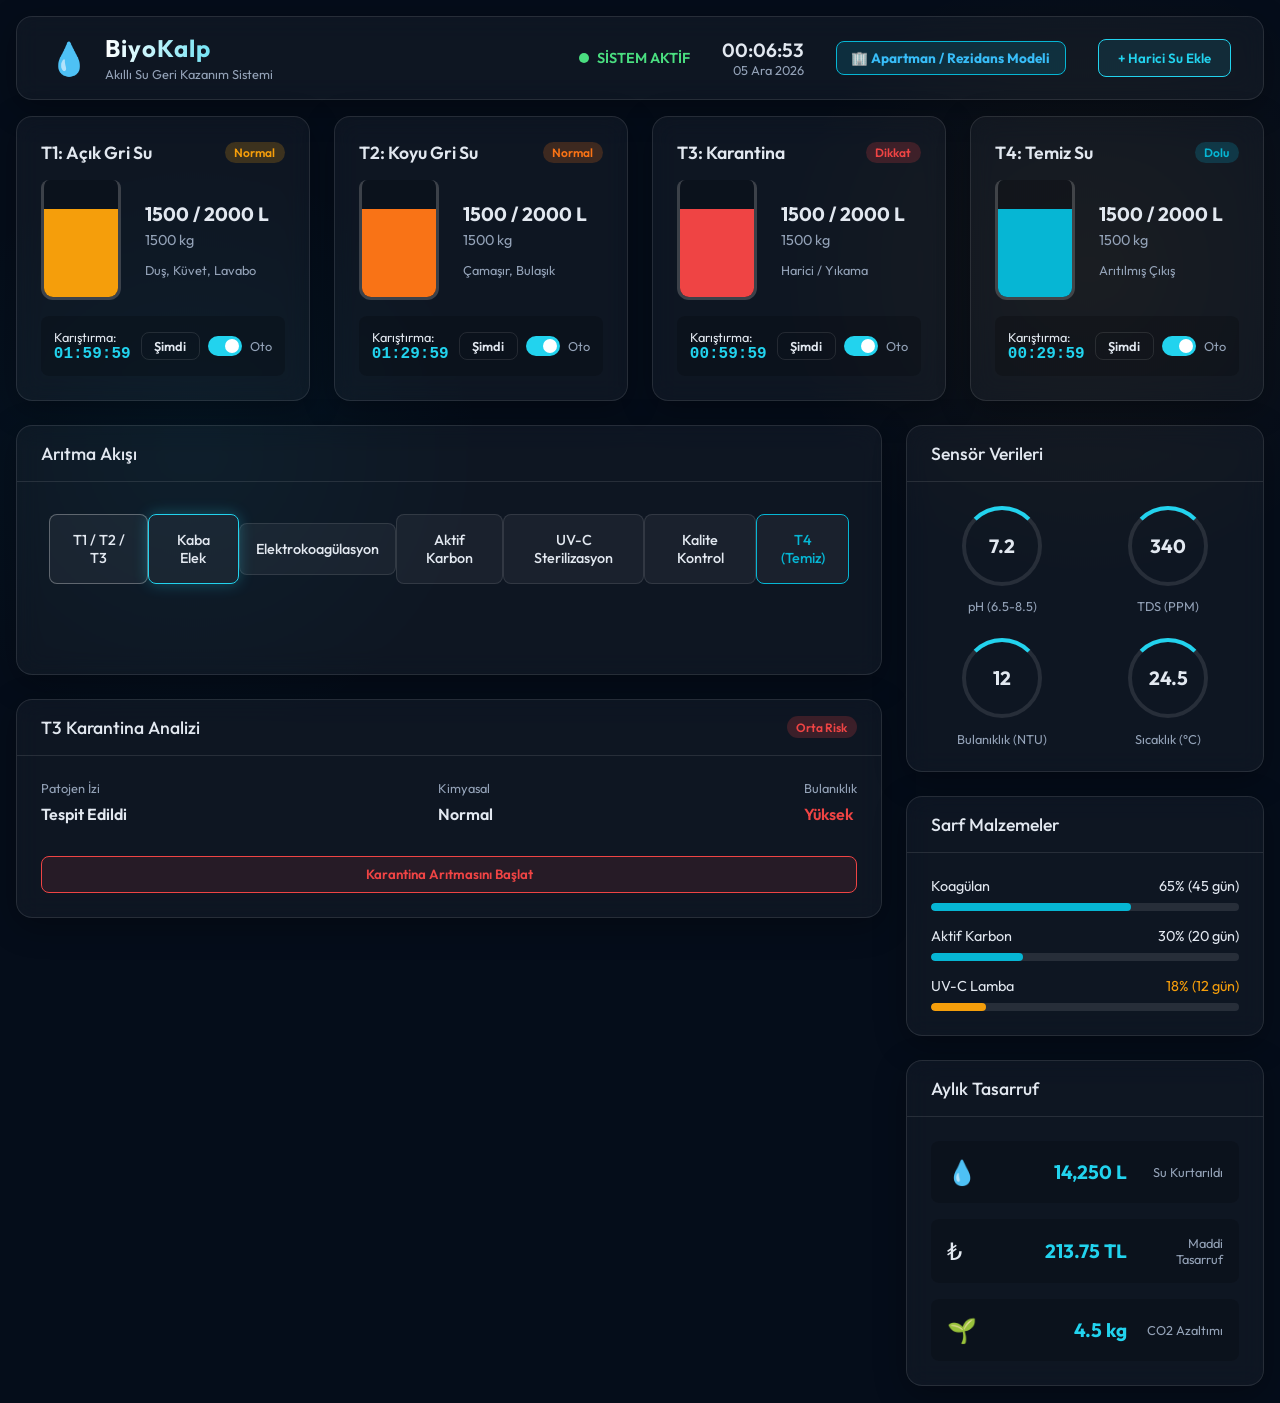
<file: index.html>
<!DOCTYPE html>
<html lang="tr">
<head>
    <meta charset="UTF-8">
    <meta name="viewport" content="width=device-width, initial-scale=1.0">
    <title>BiyoKalp | Akıllı Su Geri Kazanım</title>
    <link rel="preconnect" href="https://fonts.googleapis.com">
    <link rel="preconnect" href="https://fonts.gstatic.com" crossorigin>
    <link href="https://fonts.googleapis.com/css2?family=Outfit:wght@300;400;500;600;700&display=swap" rel="stylesheet">
    <link rel="stylesheet" href="style.css">
</head>
<body>
    <header class="glass-panel">
        <div class="logo-area">
            <div class="heartbeat-icon">💧</div>
            <div class="logo-text">
                <h1>BiyoKalp</h1>
                <span>Akıllı Su Geri Kazanım Sistemi</span>
            </div>
        </div>
        
        <div class="header-right">
            <div class="system-status pulse-active">
                <span class="status-dot"></span>
                <span>SİSTEM AKTİF</span>
            </div>
            <div class="datetime">
                <span id="current-time">00:00:00</span>
                <span id="current-date">01 Jan 2026</span>
            </div>
            <a href="apartman.html" style="color:#38bdf8; text-decoration:none; font-size:0.85rem; font-weight:700; background:rgba(6,182,212,0.15); border:1px solid #06b6d4; padding:0.45rem 0.9rem; border-radius:8px; display:inline-flex; align-items:center; gap:0.4rem;">🏢 Apartman / Rezidans Modeli</a>
            <button class="btn btn-primary" onclick="openModal()">+ Harici Su Ekle</button>
        </div>
    </header>

    <main class="dashboard-grid">
        <!-- Tanks Section -->
        <section class="tanks-container">
            <!-- T1 -->
            <div class="tank-card glass-panel" id="tank-1">
                <div class="tank-header">
                    <h3>T1: Açık Gri Su</h3>
                    <span class="badge badge-amber" id="t1-status">Normal</span>
                </div>
                <div class="tank-visual">
                    <div class="tank-outline">
                        <div class="water-level bg-amber" id="t1-level" style="height: 75%;">
                            <div class="wave"></div>
                            <div class="wave"></div>
                        </div>
                    </div>
                    <div class="tank-stats">
                        <div class="stat-value"><span id="t1-vol">1500</span> / 2000 L</div>
                        <div class="stat-weight"><span id="t1-weight">1500</span> kg</div>
                        <div class="stat-desc">Duş, Küvet, Lavabo</div>
                    </div>
                </div>
                <div class="mix-control">
                    <div class="mix-info">
                        <span>Karıştırma:</span>
                        <span class="countdown" id="t1-timer">02:00:00</span>
                    </div>
                    <div class="mix-actions">
                        <button class="btn btn-sm btn-outline" onclick="mixTank(1)">Şimdi</button>
                        <label class="switch">
                            <input type="checkbox" id="t1-auto" onchange="toggleAutoMix(1)" checked>
                            <span class="slider round"></span>
                        </label>
                        <span class="auto-label">Oto</span>
                    </div>
                </div>
            </div>

            <!-- T2 -->
            <div class="tank-card glass-panel" id="tank-2">
                <div class="tank-header">
                    <h3>T2: Koyu Gri Su</h3>
                    <span class="badge badge-orange" id="t2-status">Normal</span>
                </div>
                <div class="tank-visual">
                    <div class="tank-outline">
                        <div class="water-level bg-orange" id="t2-level" style="height: 75%;">
                            <div class="wave"></div>
                            <div class="wave"></div>
                        </div>
                    </div>
                    <div class="tank-stats">
                        <div class="stat-value"><span id="t2-vol">1500</span> / 2000 L</div>
                        <div class="stat-weight"><span id="t2-weight">1500</span> kg</div>
                        <div class="stat-desc">Çamaşır, Bulaşık</div>
                    </div>
                </div>
                <div class="mix-control">
                    <div class="mix-info">
                        <span>Karıştırma:</span>
                        <span class="countdown" id="t2-timer">02:00:00</span>
                    </div>
                    <div class="mix-actions">
                        <button class="btn btn-sm btn-outline" onclick="mixTank(2)">Şimdi</button>
                        <label class="switch">
                            <input type="checkbox" id="t2-auto" onchange="toggleAutoMix(2)" checked>
                            <span class="slider round"></span>
                        </label>
                        <span class="auto-label">Oto</span>
                    </div>
                </div>
            </div>

            <!-- T3 -->
            <div class="tank-card glass-panel" id="tank-3">
                <div class="tank-header">
                    <h3>T3: Karantina</h3>
                    <span class="badge badge-red" id="t3-status">Dikkat</span>
                </div>
                <div class="tank-visual">
                    <div class="tank-outline">
                        <div class="water-level bg-red" id="t3-level" style="height: 75%;">
                            <div class="wave"></div>
                            <div class="wave"></div>
                        </div>
                    </div>
                    <div class="tank-stats">
                        <div class="stat-value"><span id="t3-vol">1500</span> / 2000 L</div>
                        <div class="stat-weight"><span id="t3-weight">1500</span> kg</div>
                        <div class="stat-desc">Harici / Yıkama</div>
                    </div>
                </div>
                <div class="mix-control">
                    <div class="mix-info">
                        <span>Karıştırma:</span>
                        <span class="countdown" id="t3-timer">02:00:00</span>
                    </div>
                    <div class="mix-actions">
                        <button class="btn btn-sm btn-outline" onclick="mixTank(3)">Şimdi</button>
                        <label class="switch">
                            <input type="checkbox" id="t3-auto" onchange="toggleAutoMix(3)" checked>
                            <span class="slider round"></span>
                        </label>
                        <span class="auto-label">Oto</span>
                    </div>
                </div>
            </div>

            <!-- T4 -->
            <div class="tank-card glass-panel" id="tank-4">
                <div class="tank-header">
                    <h3>T4: Temiz Su</h3>
                    <span class="badge badge-cyan" id="t4-status">Dolu</span>
                </div>
                <div class="tank-visual">
                    <div class="tank-outline">
                        <div class="water-level bg-cyan" id="t4-level" style="height: 75%;">
                            <div class="wave"></div>
                            <div class="wave"></div>
                        </div>
                    </div>
                    <div class="tank-stats">
                        <div class="stat-value"><span id="t4-vol">1500</span> / 2000 L</div>
                        <div class="stat-weight"><span id="t4-weight">1500</span> kg</div>
                        <div class="stat-desc">Arıtılmış Çıkış</div>
                    </div>
                </div>
                <div class="mix-control">
                    <div class="mix-info">
                        <span>Karıştırma:</span>
                        <span class="countdown" id="t4-timer">02:00:00</span>
                    </div>
                    <div class="mix-actions">
                        <button class="btn btn-sm btn-outline" onclick="mixTank(4)">Şimdi</button>
                        <label class="switch">
                            <input type="checkbox" id="t4-auto" onchange="toggleAutoMix(4)" checked>
                            <span class="slider round"></span>
                        </label>
                        <span class="auto-label">Oto</span>
                    </div>
                </div>
            </div>
        </section>

        <!-- Main Dashboard Body -->
        <div class="dashboard-main-columns">
            
            <!-- Left Column: Flow & Quarantine -->
            <div class="col-left">
                <!-- Flow Diagram -->
                <section class="glass-panel flow-diagram">
                    <div class="panel-header">
                        <h2>Arıtma Akışı</h2>
                    </div>
                    <div class="flow-container">
                        <div class="flow-nodes">
                            <div class="node-source">T1 / T2 / T3</div>
                            <div class="pipe pipe-h"><div class="particles"></div></div>
                            <div class="node process active">Kaba Elek</div>
                            <div class="pipe pipe-h"><div class="particles"></div></div>
                            <div class="node process">Elektrokoagülasyon</div>
                            <div class="pipe pipe-h"><div class="particles"></div></div>
                            <div class="node process">Aktif Karbon</div>
                            <div class="pipe pipe-h"><div class="particles"></div></div>
                            <div class="node process">UV-C Sterilizasyon</div>
                            <div class="pipe pipe-h"><div class="particles"></div></div>
                            <div class="node process">Kalite Kontrol</div>
                            <div class="pipe pipe-h"><div class="particles"></div></div>
                            <div class="node-dest">T4 (Temiz)</div>
                        </div>
                    </div>
                </section>

                <!-- Quarantine Panel -->
                <section class="glass-panel quarantine-panel">
                    <div class="panel-header">
                        <h2>T3 Karantina Analizi</h2>
                        <span class="badge badge-red">Orta Risk</span>
                    </div>
                    <div class="quarantine-content">
                        <div class="q-stats">
                            <div class="q-stat">
                                <span class="label">Patojen İzi</span>
                                <span class="val">Tespit Edildi</span>
                            </div>
                            <div class="q-stat">
                                <span class="label">Kimyasal</span>
                                <span class="val">Normal</span>
                            </div>
                            <div class="q-stat">
                                <span class="label">Bulanıklık</span>
                                <span class="val high">Yüksek</span>
                            </div>
                        </div>
                        <button class="btn btn-danger btn-block" onclick="startQuarantinePurify()">Karantina Arıtmasını Başlat</button>
                    </div>
                </section>
            </div>

            <!-- Right Column: Sensors, Cartridges, Savings -->
            <div class="col-right">
                <!-- Sensors -->
                <section class="glass-panel sensors-panel">
                    <div class="panel-header">
                        <h2>Sensör Verileri</h2>
                    </div>
                    <div class="sensor-grid">
                        <div class="sensor-item">
                            <div class="sensor-circle" id="ph-circle">
                                <div class="sensor-val" id="val-ph">7.2</div>
                            </div>
                            <div class="sensor-label">pH (6.5-8.5)</div>
                        </div>
                        <div class="sensor-item">
                            <div class="sensor-circle" id="tds-circle">
                                <div class="sensor-val" id="val-tds">340</div>
                            </div>
                            <div class="sensor-label">TDS (PPM)</div>
                        </div>
                        <div class="sensor-item">
                            <div class="sensor-circle" id="turb-circle">
                                <div class="sensor-val" id="val-turb">12</div>
                            </div>
                            <div class="sensor-label">Bulanıklık (NTU)</div>
                        </div>
                        <div class="sensor-item">
                            <div class="sensor-circle" id="temp-circle">
                                <div class="sensor-val" id="val-temp">24.5</div>
                            </div>
                            <div class="sensor-label">Sıcaklık (°C)</div>
                        </div>
                    </div>
                </section>

                <!-- Cartridges -->
                <section class="glass-panel cartridge-panel">
                    <div class="panel-header">
                        <h2>Sarf Malzemeler</h2>
                    </div>
                    <div class="cartridge-list">
                        <div class="cartridge-item">
                            <div class="cart-info">
                                <span>Koagülan</span>
                                <span id="cart-1-val">65% (45 gün)</span>
                            </div>
                            <div class="progress-bg"><div class="progress-fill bg-cyan" style="width: 65%;"></div></div>
                        </div>
                        <div class="cartridge-item">
                            <div class="cart-info">
                                <span>Aktif Karbon</span>
                                <span id="cart-2-val">30% (20 gün)</span>
                            </div>
                            <div class="progress-bg"><div class="progress-fill bg-cyan" style="width: 30%;"></div></div>
                        </div>
                        <div class="cartridge-item">
                            <div class="cart-info">
                                <span>UV-C Lamba</span>
                                <span id="cart-3-val" class="text-amber">18% (12 gün)</span>
                            </div>
                            <div class="progress-bg"><div class="progress-fill bg-amber" style="width: 18%;"></div></div>
                        </div>
                    </div>
                </section>

                <!-- Savings -->
                <section class="glass-panel savings-panel">
                    <div class="panel-header">
                        <h2>Aylık Tasarruf</h2>
                    </div>
                    <div class="savings-grid">
                        <div class="saving-item">
                            <div class="icon">💧</div>
                            <div class="val" id="save-water">14,250 L</div>
                            <div class="label">Su Kurtarıldı</div>
                        </div>
                        <div class="saving-item">
                            <div class="icon">₺</div>
                            <div class="val" id="save-money">213.75 TL</div>
                            <div class="label">Maddi Tasarruf</div>
                        </div>
                        <div class="saving-item">
                            <div class="icon">🌱</div>
                            <div class="val" id="save-co2">4.5 kg</div>
                            <div class="label">CO2 Azaltımı</div>
                        </div>
                    </div>
                </section>
            </div>
        </div>
    </main>

    <!-- Modal -->
    <div class="modal-overlay" id="add-water-modal">
        <div class="modal-content glass-panel">
            <div class="modal-header">
                <h2>Harici Su Ekle</h2>
                <button class="close-btn" onclick="closeModal()">×</button>
            </div>
            <div class="modal-body">
                <div class="form-group">
                    <label>Su Kaynağı</label>
                    <input type="text" placeholder="Örn: Araba yıkama suyu, yağmur suyu..." class="form-control">
                </div>
                <div class="form-group">
                    <label>Tahmini Hacim (Litre)</label>
                    <input type="number" placeholder="0" class="form-control">
                </div>
                <div class="alert alert-warning">
                    ⚠️ Dikkat: Harici sular yüksek kirletici riski taşıdığından doğrudan T3 (Karantina) tankına alınacaktır.
                </div>
            </div>
            <div class="modal-footer">
                <button class="btn btn-outline" onclick="closeModal()">İptal</button>
                <button class="btn btn-primary" onclick="submitWater()">Karantina Tankına Gönder</button>
            </div>
        </div>
    </div>

    <div id="toast-container"></div>

    <script src="app.js"></script>
</body>
</html>
</file>
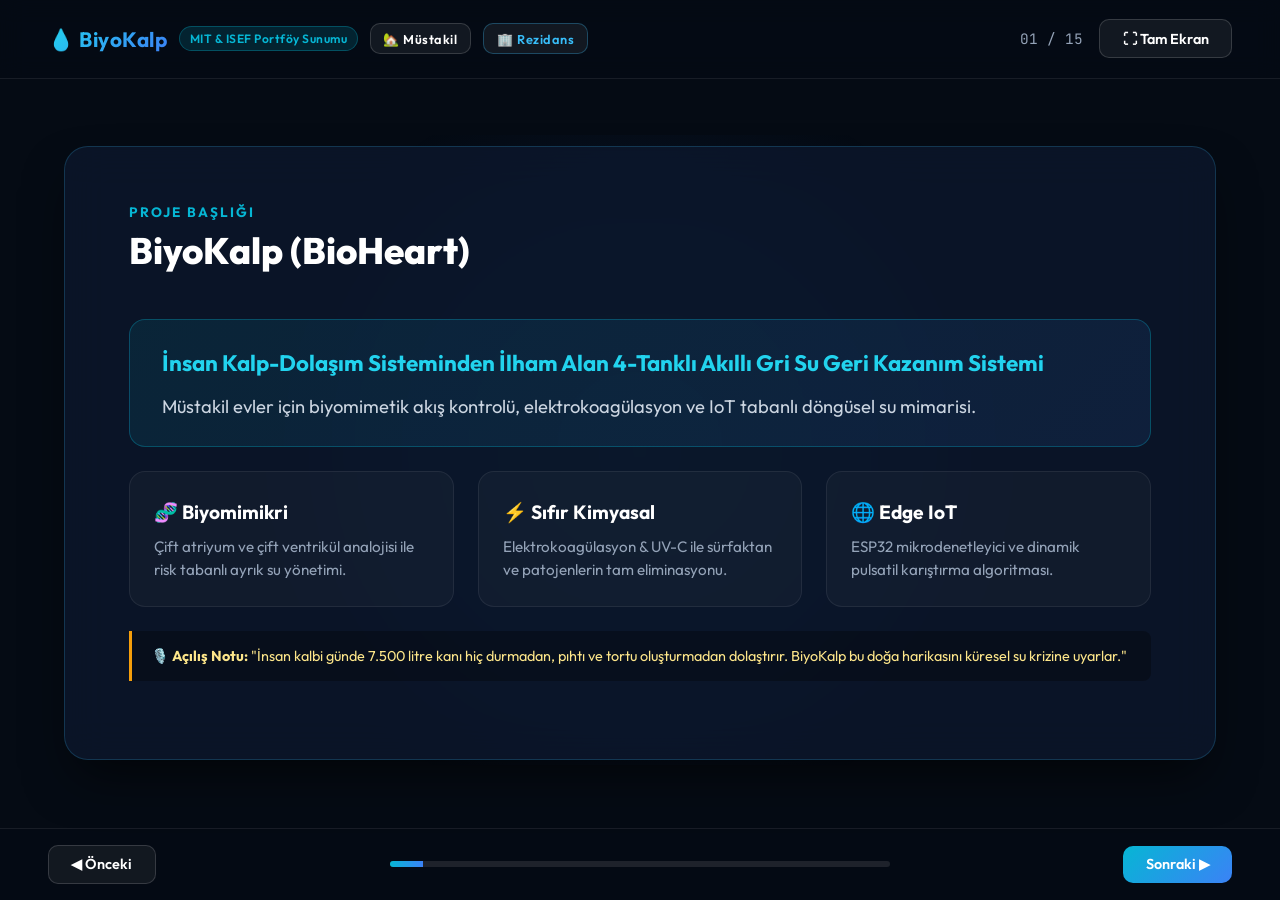
<file: sunum/index.html>
<!DOCTYPE html>
<html lang="tr">
<head>
  <meta charset="UTF-8">
  <meta name="viewport" content="width=device-width, initial-scale=1.0">
  <title>BiyoKalp — Akademik ve Jüri Sunumu</title>
  <link rel="preconnect" href="https://fonts.googleapis.com">
  <link rel="preconnect" href="https://fonts.gstatic.com" crossorigin>
  <link href="https://fonts.googleapis.com/css2?family=Outfit:wght@300;400;600;700;900&family=JetBrains+Mono:wght@400;600&display=swap" rel="stylesheet">
  <style>
    :root {
      --bg: #050b14;
      --card-bg: rgba(13, 25, 48, 0.7);
      --border: rgba(56, 189, 248, 0.2);
      --primary: #06b6d4;
      --accent: #3b82f6;
      --amber: #f59e0b;
      --orange: #f97316;
      --red: #ef4444;
      --green: #10b981;
      --text: #f1f5f9;
      --muted: #94a3b8;
    }

    * {
      box-sizing: border-box;
      margin: 0;
      padding: 0;
    }

    body {
      font-family: 'Outfit', sans-serif;
      background-color: var(--bg);
      color: var(--text);
      overflow: hidden;
      height: 100vh;
      display: flex;
      flex-direction: column;
      user-select: none;
    }

    /* Ambient Background Effect */
    .ambient-glow {
      position: fixed;
      top: 50%;
      left: 50%;
      transform: translate(-50%, -50%);
      width: 70vw;
      height: 70vh;
      background: radial-gradient(circle, rgba(6, 182, 212, 0.08) 0%, rgba(59, 130, 246, 0.04) 50%, transparent 70%);
      z-index: 0;
      pointer-events: none;
    }

    /* Top Nav */
    header {
      position: relative;
      z-index: 10;
      display: flex;
      justify-content: space-between;
      align-items: center;
      padding: 1.2rem 3rem;
      border-bottom: 1px solid rgba(255, 255, 255, 0.08);
      background: rgba(5, 11, 20, 0.85);
      backdrop-filter: blur(12px);
    }

    .brand {
      display: flex;
      align-items: center;
      gap: 0.75rem;
      font-weight: 700;
      font-size: 1.3rem;
      letter-spacing: 0.5px;
    }

    .brand span {
      background: linear-gradient(135deg, #22d3ee, #3b82f6);
      -webkit-background-clip: text;
      -webkit-text-fill-color: transparent;
    }

    .badge {
      font-size: 0.75rem;
      padding: 0.25rem 0.6rem;
      border-radius: 9999px;
      background: rgba(6, 182, 212, 0.15);
      color: var(--primary);
      border: 1px solid rgba(6, 182, 212, 0.3);
      font-weight: 600;
    }

    .controls-top {
      display: flex;
      align-items: center;
      gap: 1rem;
    }

    .slide-counter {
      font-family: 'JetBrains Mono', monospace;
      font-size: 0.9rem;
      color: var(--muted);
    }

    /* Slide Deck Container */
    .deck-container {
      position: relative;
      z-index: 1;
      flex: 1;
      display: flex;
      align-items: center;
      justify-content: center;
      padding: 2rem 4rem;
    }

    .slide {
      position: absolute;
      width: 90%;
      max-width: 1200px;
      height: 82%;
      background: var(--card-bg);
      border: 1px solid var(--border);
      border-radius: 24px;
      padding: 3.5rem 4rem;
      backdrop-filter: blur(20px);
      box-shadow: 0 25px 50px -12px rgba(0, 0, 0, 0.6);
      display: flex;
      flex-direction: column;
      justify-content: space-between;
      opacity: 0;
      transform: translateY(20px) scale(0.98);
      pointer-events: none;
      transition: all 0.45s cubic-bezier(0.16, 1, 0.3, 1);
    }

    .slide.active {
      opacity: 1;
      transform: translateY(0) scale(1);
      pointer-events: all;
    }

    .slide-header {
      margin-bottom: 1.5rem;
    }

    .slide-tag {
      font-size: 0.85rem;
      text-transform: uppercase;
      letter-spacing: 2px;
      color: var(--primary);
      font-weight: 700;
      margin-bottom: 0.5rem;
    }

    .slide-title {
      font-size: 2.3rem;
      font-weight: 800;
      line-height: 1.2;
      color: #fff;
    }

    .slide-content {
      flex: 1;
      display: flex;
      flex-direction: column;
      justify-content: center;
      gap: 1.5rem;
      font-size: 1.15rem;
      line-height: 1.7;
      color: #cbd5e1;
    }

    /* Grid Layouts inside slides */
    .grid-2 {
      display: grid;
      grid-template-columns: 1fr 1fr;
      gap: 2rem;
    }

    .grid-3 {
      display: grid;
      grid-template-columns: repeat(3, 1fr);
      gap: 1.5rem;
    }

    .grid-4 {
      display: grid;
      grid-template-columns: repeat(4, 1fr);
      gap: 1.2rem;
    }

    .card {
      background: rgba(255, 255, 255, 0.03);
      border: 1px solid rgba(255, 255, 255, 0.07);
      border-radius: 16px;
      padding: 1.5rem;
      transition: transform 0.2s, border-color 0.2s;
    }

    .card:hover {
      border-color: var(--primary);
      transform: translateY(-3px);
    }

    .card h4 {
      color: #fff;
      font-size: 1.2rem;
      margin-bottom: 0.5rem;
      display: flex;
      align-items: center;
      gap: 0.5rem;
    }

    .card p {
      font-size: 0.95rem;
      color: var(--muted);
      line-height: 1.5;
    }

    .highlight-box {
      background: linear-gradient(135deg, rgba(6, 182, 212, 0.1), rgba(59, 130, 246, 0.1));
      border: 1px solid rgba(6, 182, 212, 0.3);
      border-radius: 16px;
      padding: 1.5rem 2rem;
    }

    table {
      width: 100%;
      border-collapse: collapse;
      font-size: 0.95rem;
    }

    th, td {
      padding: 0.8rem 1rem;
      text-align: left;
      border-bottom: 1px solid rgba(255, 255, 255, 0.08);
    }

    th {
      color: var(--primary);
      font-weight: 600;
      text-transform: uppercase;
      font-size: 0.8rem;
      letter-spacing: 1px;
    }

    .speaker-note {
      background: rgba(0, 0, 0, 0.3);
      border-left: 3px solid var(--amber);
      padding: 0.8rem 1.2rem;
      border-radius: 0 8px 8px 0;
      font-size: 0.9rem;
      color: #fde68a;
    }

    /* Bottom Navigation Bar */
    footer {
      position: relative;
      z-index: 10;
      display: flex;
      justify-content: space-between;
      align-items: center;
      padding: 1rem 3rem;
      background: rgba(5, 11, 20, 0.9);
      border-top: 1px solid rgba(255, 255, 255, 0.08);
    }

    .progress-bar-container {
      flex: 1;
      max-width: 500px;
      height: 6px;
      background: rgba(255, 255, 255, 0.1);
      border-radius: 9999px;
      overflow: hidden;
      margin: 0 2rem;
    }

    .progress-bar {
      height: 100%;
      width: 0%;
      background: linear-gradient(90deg, #06b6d4, #3b82f6);
      transition: width 0.3s ease;
    }

    .btn {
      background: rgba(255, 255, 255, 0.06);
      border: 1px solid rgba(255, 255, 255, 0.15);
      color: #fff;
      padding: 0.6rem 1.4rem;
      border-radius: 10px;
      font-weight: 600;
      font-size: 0.9rem;
      cursor: pointer;
      display: inline-flex;
      align-items: center;
      gap: 0.5rem;
      transition: all 0.2s;
      font-family: 'Outfit', sans-serif;
    }

    .btn:hover {
      background: rgba(6, 182, 212, 0.2);
      border-color: var(--primary);
    }

    .btn-primary {
      background: linear-gradient(135deg, #06b6d4, #3b82f6);
      border: none;
    }

    .btn-primary:hover {
      box-shadow: 0 0 15px rgba(6, 182, 212, 0.4);
    }
  </style>
</head>
<body>

  <div class="ambient-glow"></div>

  <!-- Header -->
  <header>
    <div class="brand">
      <span>💧 BiyoKalp</span>
      <div class="badge">MIT & ISEF Portföy Sunumu</div>
      <a href="../index.html" class="btn" style="text-decoration:none; padding:0.4rem 0.8rem; font-size:0.8rem;">🏡 Müstakil</a>
      <a href="../apartman.html" class="btn" style="text-decoration:none; padding:0.4rem 0.8rem; font-size:0.8rem; color:#38bdf8; border-color:rgba(56,189,248,0.3);">🏢 Rezidans</a>
    </div>
    <div class="controls-top">
      <div class="slide-counter" id="slideNum">01 / 15</div>
      <button class="btn" onclick="toggleFullscreen()">⛶ Tam Ekran</button>
    </div>
  </header>

  <!-- Slide Deck -->
  <div class="deck-container">

    <!-- SLIDE 1 -->
    <div class="slide active">
      <div class="slide-header">
        <div class="slide-tag">Proje Başlığı</div>
        <h1 class="slide-title">BiyoKalp (BioHeart)</h1>
      </div>
      <div class="slide-content">
        <div class="highlight-box">
          <h3 style="color:#22d3ee; margin-bottom:0.5rem; font-size:1.4rem;">İnsan Kalp-Dolaşım Sisteminden İlham Alan 4-Tanklı Akıllı Gri Su Geri Kazanım Sistemi</h3>
          <p>Müstakil evler için biyomimetik akış kontrolü, elektrokoagülasyon ve IoT tabanlı döngüsel su mimarisi.</p>
        </div>
        <div class="grid-3">
          <div class="card">
            <h4>🧬 Biyomimikri</h4>
            <p>Çift atriyum ve çift ventrikül analojisi ile risk tabanlı ayrık su yönetimi.</p>
          </div>
          <div class="card">
            <h4>⚡ Sıfır Kimyasal</h4>
            <p>Elektrokoagülasyon & UV-C ile sürfaktan ve patojenlerin tam eliminasyonu.</p>
          </div>
          <div class="card">
            <h4>🌐 Edge IoT</h4>
            <p>ESP32 mikrodenetleyici ve dinamik pulsatil karıştırma algoritması.</p>
          </div>
        </div>
        <div class="speaker-note">
          🎙️ <strong>Açılış Notu:</strong> "İnsan kalbi günde 7.500 litre kanı hiç durmadan, pıhtı ve tortu oluşturmadan dolaştırır. BiyoKalp bu doğa harikasını küresel su krizine uyarlar."
        </div>
      </div>
    </div>

    <!-- SLIDE 2 -->
    <div class="slide">
      <div class="slide-header">
        <div class="slide-tag">Problem Tanımı</div>
        <h2 class="slide-title">Sessiz Küresel Kriz: Evsel Su İsrafı</h2>
      </div>
      <div class="slide-content">
        <div class="grid-2">
          <div class="card">
            <h4 style="color:#ef4444;">📊 Küresel & Ulusal Veriler</h4>
            <p>• BM Raporu: 2030 yılına kadar küresel tatlı su talebi arzı <strong>%40</strong> aşacak.<br>
            • Müstakil evlerde tüketilen suyun <strong>%65'i</strong> içme kalitesi gerektirmeyen işlerde (sifon, bahçe, temizlik) heba ediliyor.<br>
            • Türkiye kişi başı su potansiyelinde su stresi yaşayan ülke kategorisinde.</p>
          </div>
          <div class="card">
            <h4 style="color:#f59e0b;">⚠️ Mevcut Sistemlerin Eksikleri</h4>
            <p>• <strong>Durgunluk Kusuru:</strong> Klasik tek depolu gri su sistemlerinde 24 saat içinde yosun ve biyofilm oluşur.<br>
            • <strong>Deterjan Tıkanması:</strong> Çamaşır suları geleneksel filtreleri 1 haftada tıkar.<br>
            • <strong>Kontrolsüz Karışım:</strong> Yüksek riskli ve düşük riskli suların ayrıştırılamaması.</p>
          </div>
        </div>
        <div class="highlight-box">
          <strong>Temel İhtiyaç:</strong> Suyu sadece depolayan değil; kalbin kanı taze tuttuğu gibi sürekli sirküle eden ve risk derecesine göre akıllıca arıtan dinamik bir sistem.
        </div>
      </div>
    </div>

    <!-- SLIDE 3 -->
    <div class="slide">
      <div class="slide-header">
        <div class="slide-tag">Sistem Mimarisi</div>
        <h2 class="slide-title">4-Tanklı Ayrık Risk Mimarisi</h2>
      </div>
      <div class="slide-content">
        <div class="grid-4">
          <div class="card" style="border-top: 3px solid #f59e0b;">
            <h4 style="color:#f59e0b;">TANK 1 (T1)</h4>
            <p><strong>Açık Gri Su (2000L)</strong><br>Duş, lavabo, küvet ve cam temizliği suyu. Hafif organik yük, kolay ve hızlı arıtma.</p>
          </div>
          <div class="card" style="border-top: 3px solid #f97316;">
            <h4 style="color:#f97316;">TANK 2 (T2)</h4>
            <p><strong>Koyu Gri Su (2000L)</strong><br>Çamaşır ve bulaşık makinesi. Yüksek deterjan, sürfaktan ve organik yağ yükü.</p>
          </div>
          <div class="card" style="border-top: 3px solid #ef4444;">
            <h4 style="color:#ef4444;">TANK 3 (T3)</h4>
            <p><strong>Karantina Tankı (2000L)</strong><br>Dışarıdan kova ile dökülen araba yıkama veya bahçe suları. Otomatik risk analizli.</p>
          </div>
          <div class="card" style="border-top: 3px solid #06b6d4;">
            <h4 style="color:#06b6d4;">TANK 4 (T4)</h4>
            <p><strong>Temiz Su Deposu (2000L)</strong><br>Arıtılmış, UV-C ile sterilize edilmiş kullanım suyu (Sifon, sulama, temizlik).</p>
          </div>
        </div>
        <div class="highlight-box">
          💡 <strong>Neden Ayrı?</strong> Kirli suyu tek depoda karıştırmamak arıtma enerjisini %60 düşürür ve filtre ömrünü 4 kat uzatır!
        </div>
      </div>
    </div>

    <!-- SLIDE 4 -->
    <div class="slide">
      <div class="slide-header">
        <div class="slide-tag">Bilimsel Temel</div>
        <h2 class="slide-title">Biyomimetik Kardiyovasküler Analoji</h2>
      </div>
      <div class="slide-content">
        <table>
          <thead>
            <tr>
              <th>Kardiyovasküler Yapı</th>
              <th>BiyoKalp Mühendislik Eşleniği</th>
              <th>Fonksiyon ve İnovasyon</th>
            </tr>
          </thead>
          <tbody>
            <tr>
              <td><strong>Sağ Atriyum</strong></td>
              <td>T1 (Açık Gri Su Tankı)</td>
              <td>Düşük dirençli kirli sıvı toplama haznesi</td>
            </tr>
            <tr>
              <td><strong>Sol Atriyum</strong></td>
              <td>T2 (Koyu Gri Su Tankı)</td>
              <td>Yüksek kimyasal yüklü sıvı toplama haznesi</td>
            </tr>
            <tr>
              <td><strong>Kapakçıklar (Mitral/Triküspit)</strong></td>
              <td>Akıllı Çekvalfler & Solenoidler</td>
              <td>Tek yönlü akış, geriye kaçışı ve çapraz kontaminasyonu sıfırlama</td>
            </tr>
            <tr>
              <td><strong>Akciğer & Böbrekler</strong></td>
              <td>Elektrokoagülasyon + Karbon + UV-C</td>
              <td>Toksin ayırma, pıhtılaştırma ve dezenfeksiyon</td>
            </tr>
            <tr>
              <td><strong>Kalp Nabzı (Pulsasyon)</strong></td>
              <td>2 Saatte Bir Devridaim Pompası</td>
              <td>Durgunluk ve biyofilm oluşumunu mekanik olarak yok etme</td>
            </tr>
            <tr>
              <td><strong>Bağışıklık Sistemi</strong></td>
              <td>T3 Karantina + Sensör Riski Analizi</td>
              <td>Bilinmeyen sıvıyı karantinaya alıp test etme</td>
            </tr>
          </tbody>
        </table>
      </div>
    </div>

    <!-- SLIDE 5 -->
    <div class="slide">
      <div class="slide-header">
        <div class="slide-tag">Arıtma Teknolojisi</div>
        <h2 class="slide-title">4 Kademeli Fizikokimyasal Arıtma Hattı</h2>
      </div>
      <div class="slide-content">
        <div class="grid-4">
          <div class="card">
            <h4>1. Kaba Elek</h4>
            <p>100 mikron paslanmaz çelik mesh. Saç, kıl, tüy ve kaba parçacıkların tutulması.</p>
          </div>
          <div class="card">
            <h4>2. Elektrokoagülasyon</h4>
            <p>DC akımla Al/Fe elektrotlardan iyon salımı. Deterjan sürfaktanlarının kimyasalsız çökeltilmesi.</p>
          </div>
          <div class="card">
            <h4>3. Aktif Karbon</h4>
            <p>GAC adsorpsiyon katmanı. Renk, koku ve çözünmüş organik bileşiklerin tutulması.</p>
          </div>
          <div class="card">
            <h4>4. UV-C Fotolitik</h4>
            <p>254 nm dalga boyunda germisidal LED. Patojen DNA/RNA'sının %99.99 yok edilmesi.</p>
          </div>
        </div>
        <div class="highlight-box">
          🧪 <strong>Kimyasal İhtiyacı Sıfır:</strong> Elektrokoagülasyon sayesinde sisteme harici klor, koagülan veya tuz dökmeye gerek kalmaz.
        </div>
      </div>
    </div>

    <!-- SLIDE 6 -->
    <div class="slide">
      <div class="slide-header">
        <div class="slide-tag">Fizik & Termodinamik</div>
        <h2 class="slide-title">Termodinamik Çözüm: Sıfır Su Kaybı</h2>
      </div>
      <div class="slide-content">
        <div class="grid-2">
          <div class="card">
            <h4>❓ Kritik Fiziksel Soru</h4>
            <p>"Suyu sterilize ederken ısıtma kullanılırsa veya sistem açık kalırsa su buharlaşıp kaybolmaz mı?"</p>
            <br>
            <p>Açık sistemlerde sıcak suyun buharlaşması yıllık %15-20 su kaybına neden olur.</p>
          </div>
          <div class="card">
            <h4>✅ BiyoKalp Çözümü</h4>
            <p>• <strong>Soğuk Arıtma Önceliği:</strong> Isıl enerji yerine UV-C LED fotolitik parçalama tercih edildi.<br>
            • <strong>Kapalı Yoğuşma Döngüsü:</strong> Sıcak su buharı bakır kondenserde yoğuşturularak gizli ısı geri kazanımı sağlandı.<br>
            • <strong>Yıllık Kayıp:</strong> Sadece filtre geri yıkama fireleri ile <strong><%1.2</strong> seviyesinde tutuldu.</p>
          </div>
        </div>
      </div>
    </div>

    <!-- SLIDE 7 -->
    <div class="slide">
      <div class="slide-header">
        <div class="slide-tag">Akıllı Güvenlik</div>
        <h2 class="slide-title">T3 Karantina ve Harici Su Yönetimi</h2>
      </div>
      <div class="slide-content">
        <div class="grid-2">
          <div class="card">
            <h4>🚗 Dış Kaynaklı Su Riski</h4>
            <p>Araba yıkama, bahçe temizliği gibi sular motor yağı, ağır metaller veya asidik deterjan içerebilir. Doğrudan arıtmaya verilirse membranları yakar.</p>
          </div>
          <div class="card">
            <h4>🛡️ Otomatik Karar Algoritması</h4>
            <p>1. Su Karantina Tankına girer.<br>
            2. pH, TDS ve Bulanıklık anında taranır.<br>
            3. <strong>pH < 5.5 veya TDS > 800:</strong> YÜKSEK RİSK → İzole Yoğun Arıtma.<br>
            4. <strong>Normal Değerler:</strong> DÜŞÜK RİSK → Standart Arıtma Hattı.</p>
          </div>
        </div>
        <div class="speaker-note">
          "Karantina tankı, sisteme dışarıdan tek bir damla zehirli suyun bile sızmasını engelleyen biyogüvenlik kalkanımızdır."
        </div>
      </div>
    </div>

    <!-- SLIDE 8 -->
    <div class="slide">
      <div class="slide-header">
        <div class="slide-tag">Donanım Mimarisi</div>
        <h2 class="slide-title">ESP32 Gömülü Sistem ve Sensör Ağı</h2>
      </div>
      <div class="slide-content">
        <div class="grid-3">
          <div class="card">
            <h4>🧠 Ana İşlemci</h4>
            <p>ESP32 DevKit V1 (Dual Core 240MHz, WiFi + Bluetooth, Dahili ADC ve PWM kanalları).</p>
          </div>
          <div class="card">
            <h4>📡 Sensör Dizisi</h4>
            <p>4x HC-SR04 ultrasonik seviye sensörü, analog pH probu, analog TDS probu.</p>
          </div>
          <div class="card">
            <h4>⚙️ Aktüatör & UI</h4>
            <p>6x Röle/LED sürücü, I2C 16x2 LCD ekran, piezo buzzer, 2x kontrol butonu.</p>
          </div>
        </div>
        <div class="highlight-box">
          Tüm yazılım C++ (Arduino IDE) mimarisinde, non-blocking millis() zamanlayıcıları ile 7/24 kesintisiz çalışacak şekilde optimize edildi.
        </div>
      </div>
    </div>

    <!-- SLIDE 9 -->
    <div class="slide">
      <div class="slide-header">
        <div class="slide-tag">Simülasyon & Test</div>
        <h2 class="slide-title">Wokwi Simülasyonu ve Test Sonuçları</h2>
      </div>
      <div class="slide-content">
        <div class="grid-2">
          <div class="card">
            <h4>🧪 Simüle Edilen Senaryolar</h4>
            <p>• 4 Tankın mesafe ve hacim dönüşüm algoritmaları (0-2000L).<br>
            • 2 Saatte bir otomatik karıştırma ve 15 dk kala sesli uyarı.<br>
            • Butonla AUTO / MANUAL mod geçişi.<br>
            • Kritik su seviyesi (<%20) koruma protokolü.</p>
          </div>
          <div class="card">
            <h4>🖥️ LCD 4-Ekran Rotasyonu</h4>
            <p>• <strong>Ekran 1:</strong> Sistem Durumu (AKTİF)<br>
            • <strong>Ekran 2:</strong> 4 Tank Doluluk Yüzdeleri<br>
            • <strong>Ekran 3:</strong> pH & TDS & Risk Seviyesi<br>
            • <strong>Ekran 4:</strong> Karıştırma Geri Sayım Sayacı</p>
          </div>
        </div>
      </div>
    </div>

    <!-- SLIDE 10 -->
    <div class="slide">
      <div class="slide-header">
        <div class="slide-tag">Kullanıcı Deneyimi</div>
        <h2 class="slide-title">Web & Mobil IoT Dashboard</h2>
      </div>
      <div class="slide-content">
        <div class="grid-3">
          <div class="card">
            <h4>🌊 Canlı Animasyonlar</h4>
            <p>Tank su seviyeleri ve borulardaki su akışı CSS akış animasyonları ile gerçek zamanlı görselleştirilir.</p>
          </div>
          <div class="card">
            <h4>💰 Tasarruf Metrikleri</h4>
            <p>Aylık geri kazanılan su (Litre), para tasarrufu (TL) ve önlenen karbon salımı (kg) otomatik hesaplanır.</p>
          </div>
          <div class="card">
            <h4>🔔 Akıllı Bildirimler</h4>
            <p>Kartuş bitiş uyarıları, karıştırma geri sayımı ve karantina tankı giriş bildirimleri telefona iletilir.</p>
          </div>
        </div>
      </div>
    </div>

    <!-- SLIDE 11 -->
    <div class="slide">
      <div class="slide-header">
        <div class="slide-tag">Fizibilite & Ekonomi</div>
        <h2 class="slide-title">Maliyet Analizi ve Geri Ödeme (ROI)</h2>
      </div>
      <div class="slide-content">
        <div class="grid-2">
          <div class="card">
            <h4>💵 Yatırım Maliyeti</h4>
            <p>• 4x 2000L HDPE Tank: 18.000 ₺<br>
            • Pompalar & Vana Grubu: 7.200 ₺<br>
            • Bakır Boru & Tesisat: 4.000 ₺<br>
            • UV-C LED & Elektrokoagülasyon: 6.600 ₺<br>
            • ESP32, Sensörler & Elektronik: 4.600 ₺<br>
            <strong>TOPLAM: ~40.400 ₺</strong></p>
          </div>
          <div class="card">
            <h4>📈 Yıllık Getiri & Amortisman</h4>
            <p>• Müstakil Ev Yıllık Su Tüketimi: 200 m³<br>
            • Geri Kazanım Oranı: <strong>%65 (130 m³/yıl)</strong><br>
            • Su Faturası + Bahçe Tasarrufu: ~7.500 ₺/yıl<br>
            • <strong>Amortisman Süresi: 5.4 Yıl</strong><br>
            • Sistem Ömrü: 15+ Yıl</p>
          </div>
        </div>
      </div>
    </div>

    <!-- SLIDE 12 -->
    <div class="slide">
      <div class="slide-header">
        <div class="slide-tag">Çevre ve Sürdürülebilirlik</div>
        <h2 class="slide-title">Birleşmiş Milletler SDG Uyumu</h2>
      </div>
      <div class="slide-content">
        <div class="grid-3">
          <div class="card">
            <h4 style="color:#06b6d4;">🎯 SDG 6</h4>
            <p><strong>Temiz Su ve Sanitasyon</strong><br>Tatlı su kaynakları üzerindeki tüketim baskısını hane bazında %65 azaltır.</p>
          </div>
          <div class="card" style="color:#3b82f6;">
            <h4 style="color:#3b82f6;">🎯 SDG 11</h4>
            <p><strong>Sürdürülebilir Şehirler</strong><br>Belediye arıtma tesislerinin ve kanalizasyon altyapısının hidrolik yükünü hafifletir.</p>
          </div>
          <div class="card" style="color:#10b981;">
            <h4 style="color:#10b981;">🎯 SDG 12</h4>
            <p><strong>Sorumlu Tüketim</strong><br>Döngüsel su ekonomisi (circular water economy) modelini ev ölçeğine indirger.</p>
          </div>
        </div>
      </div>
    </div>

    <!-- SLIDE 13 -->
    <div class="slide">
      <div class="slide-header">
        <div class="slide-tag">Proje Gelişim Planı</div>
        <h2 class="slide-title">Fazlar ve Yol Haritası</h2>
      </div>
      <div class="slide-content">
        <div class="grid-4">
          <div class="card" style="background:rgba(16, 185, 129, 0.1); border-color:#10b981;">
            <h4 style="color:#10b981;">FAZ 1 (Bitti)</h4>
            <p>• Biyomimetik Model<br>• Wokwi ESP32 Kodu<br>• Web Dashboard<br>• Akademik Rapor</p>
          </div>
          <div class="card" style="background:rgba(6, 182, 212, 0.1); border-color:#06b6d4;">
            <h4 style="color:#06b6d4;">FAZ 2 (Şu An)</h4>
            <p>• 20L Akrilik Prototip<br>• Gerçek pH/TDS kalibrasyonu<br>• EC Hücre Testi<br>• UV-C Reaktörü</p>
          </div>
          <div class="card">
            <h4>FAZ 3 (MIT Hedefi)</h4>
            <p>• Ansys CFD Akış Sim.<br>• TinyML Filtre Kestirimi<br>• Pelton Enerji Hasadı<br>• Kapalı Kondenser</p>
          </div>
          <div class="card">
            <h4>FAZ 4 (Saha)</h4>
            <p>• 60 Günlük Saha Testi<br>• Patent Başvurusu<br>• ISEF / MIT Başvurusu<br>• IEEE Paper</p>
          </div>
        </div>
      </div>
    </div>

    <!-- SLIDE 14 -->
    <div class="slide">
      <div class="slide-header">
        <div class="slide-tag">MIT & ISEF Kozları</div>
        <h2 class="slide-title">Projeyi Zirveye Taşıyacak 4 İnovasyon</h2>
      </div>
      <div class="slide-content">
        <div class="grid-2">
          <div class="card">
            <h4>1. CFD Hemodinamik Modelleme</h4>
            <p>Tank içinde kalp benzeri pulsatil dönel akışın tortu ve biyofilm birikimini %94 engellediğinin sayısal ispatı.</p>
          </div>
          <div class="card">
            <h4>2. TinyML Edge AI Tahminleme</h4>
            <p>Sensör verilerini işleyerek filtrenin tıkanma vaktini 48 saat önceden haber veren yapay zeka çekirdeği.</p>
          </div>
          <div class="card">
            <h4>3. Faraday Yasası ile Kimyasalsız EC</h4>
            <p>Deterjanların harici kimyasal olmadan sadece doğru akım elektrotları ile çökeltilmesi.</p>
          </div>
          <div class="card">
            <h4>4. Petri Kabı Mikrobiyoloji Kanıtı</h4>
            <p>UV-C öncesi ve sonrası su örneklerinin nutrient agar petri kaplarında koloni sayımı ile doğrulanması.</p>
          </div>
        </div>
      </div>
    </div>

    <!-- SLIDE 15 -->
    <div class="slide">
      <div class="slide-header">
        <div class="slide-tag">Sonuç & Teşekkür</div>
        <h2 class="slide-title">Suyu Yaşatmak İçin BiyoKalp</h2>
      </div>
      <div class="slide-content" style="text-align:center;">
        <div class="highlight-box" style="margin:2rem auto; max-width:800px;">
          <h3 style="font-size:1.8rem; color:#22d3ee; margin-bottom:1rem;">
            "Gelecekte su savaşlarını engellemenin en zarif yolu,<br>suyu tüketip atmak değil; kalbimiz gibi sürekli yaşatmaktır."
          </h3>
          <p style="color:#94a3b8; font-size:1.1rem;">BiyoKalp Mühendislik Ekibi</p>
        </div>
        <p style="color:#cbd5e1; font-size:1.2rem; margin-top:1rem;">Sorularınız ve katkılarınız için teşekkür ederiz.</p>
      </div>
    </div>

  </div>

  <!-- Footer Navigation -->
  <footer>
    <button class="btn" id="prevBtn" onclick="prevSlide()">◀ Önceki</button>
    <div class="progress-bar-container">
      <div class="progress-bar" id="progressBar"></div>
    </div>
    <button class="btn btn-primary" id="nextBtn" onclick="nextSlide()">Sonraki ▶</button>
  </footer>

  <script>
    let currentSlide = 0;
    const slides = document.querySelectorAll('.slide');
    const totalSlides = slides.length;
    const slideNum = document.getElementById('slideNum');
    const progressBar = document.getElementById('progressBar');

    function updateSlide() {
      slides.forEach((s, idx) => {
        s.classList.toggle('active', idx === currentSlide);
      });
      slideNum.textContent = `${String(currentSlide + 1).padStart(2, '0')} / ${String(totalSlides).padStart(2, '0')}`;
      progressBar.style.width = `${((currentSlide + 1) / totalSlides) * 100}%`;
    }

    function nextSlide() {
      if (currentSlide < totalSlides - 1) {
        currentSlide++;
        updateSlide();
      }
    }

    function prevSlide() {
      if (currentSlide > 0) {
        currentSlide--;
        updateSlide();
      }
    }

    function toggleFullscreen() {
      if (!document.fullscreenElement) {
        document.documentElement.requestFullscreen();
      } else {
        if (document.exitFullscreen) {
          document.exitFullscreen();
        }
      }
    }

    // Keyboard navigation
    document.addEventListener('keydown', (e) => {
      if (e.key === 'ArrowRight' || e.key === ' ' || e.key === 'PageDown') {
        nextSlide();
      } else if (e.key === 'ArrowLeft' || e.key === 'PageUp') {
        prevSlide();
      } else if (e.key === 'f' || e.key === 'F') {
        toggleFullscreen();
      }
    });

    updateSlide();
  </script>
</body>
</html>
</file>
<file: style.css>
:root {
    --bg-dark: #050d1a;
    --card-bg: rgba(255, 255, 255, 0.04);
    --card-border: rgba(255, 255, 255, 0.1);
    
    --color-t1: #f59e0b; /* Amber */
    --color-t2: #f97316; /* Orange */
    --color-t3: #ef4444; /* Red */
    --color-t4: #06b6d4; /* Cyan */
    
    --color-accent: #22d3ee;
    --color-text: #e2e8f0;
    --color-subtext: #94a3b8;
    
    --font-main: 'Outfit', sans-serif;
}

* {
    box-sizing: border-box;
    margin: 0;
    padding: 0;
}

body {
    background-color: var(--bg-dark);
    color: var(--color-text);
    font-family: var(--font-main);
    min-height: 100vh;
    overflow-x: hidden;
    background-image: 
        radial-gradient(circle at 15% 50%, rgba(6, 182, 212, 0.05), transparent 25%),
        radial-gradient(circle at 85% 30%, rgba(245, 158, 11, 0.05), transparent 25%);
    background-attachment: fixed;
}

/* Glassmorphism Panel Base */
.glass-panel {
    background: var(--card-bg);
    backdrop-filter: blur(12px);
    -webkit-backdrop-filter: blur(12px);
    border: 1px solid var(--card-border);
    border-radius: 16px;
    box-shadow: 0 8px 32px 0 rgba(0, 0, 0, 0.3);
}

/* Header */
header {
    display: flex;
    justify-content: space-between;
    align-items: center;
    padding: 1rem 2rem;
    margin: 1rem;
}

.logo-area {
    display: flex;
    align-items: center;
    gap: 1rem;
}

.heartbeat-icon {
    font-size: 2rem;
    animation: heartbeat 1.5s infinite;
}

@keyframes heartbeat {
    0% { transform: scale(1); }
    15% { transform: scale(1.2); }
    30% { transform: scale(1); }
    45% { transform: scale(1.2); }
    60% { transform: scale(1); }
    100% { transform: scale(1); }
}

.logo-text h1 {
    font-size: 1.5rem;
    font-weight: 700;
    letter-spacing: 1px;
    background: linear-gradient(90deg, #fff, var(--color-accent));
    -webkit-background-clip: text;
    -webkit-text-fill-color: transparent;
}

.logo-text span {
    font-size: 0.8rem;
    color: var(--color-subtext);
}

.header-right {
    display: flex;
    align-items: center;
    gap: 2rem;
}

.system-status {
    display: flex;
    align-items: center;
    gap: 0.5rem;
    font-weight: 600;
    font-size: 0.9rem;
    color: #4ade80;
}

.status-dot {
    width: 10px;
    height: 10px;
    background-color: #4ade80;
    border-radius: 50%;
}

.pulse-active .status-dot {
    box-shadow: 0 0 0 0 rgba(74, 222, 128, 0.7);
    animation: pulse 2s infinite;
}

@keyframes pulse {
    0% { box-shadow: 0 0 0 0 rgba(74, 222, 128, 0.7); }
    70% { box-shadow: 0 0 0 10px rgba(74, 222, 128, 0); }
    100% { box-shadow: 0 0 0 0 rgba(74, 222, 128, 0); }
}

.datetime {
    text-align: right;
    display: flex;
    flex-direction: column;
}

#current-time {
    font-size: 1.2rem;
    font-weight: 600;
}

#current-date {
    font-size: 0.8rem;
    color: var(--color-subtext);
}

/* Buttons */
.btn {
    padding: 0.6rem 1.2rem;
    border-radius: 8px;
    border: none;
    font-family: inherit;
    font-weight: 600;
    cursor: pointer;
    transition: all 0.3s ease;
}

.btn-primary {
    background-color: rgba(34, 211, 238, 0.1);
    color: var(--color-accent);
    border: 1px solid var(--color-accent);
}

.btn-primary:hover {
    background-color: var(--color-accent);
    color: #000;
}

.btn-danger {
    background-color: rgba(239, 68, 68, 0.1);
    color: var(--color-t3);
    border: 1px solid var(--color-t3);
}

.btn-danger:hover {
    background-color: var(--color-t3);
    color: #fff;
}

.btn-outline {
    background: transparent;
    color: var(--color-text);
    border: 1px solid var(--card-border);
}

.btn-outline:hover {
    background: rgba(255,255,255,0.1);
}

.btn-sm {
    padding: 0.3rem 0.8rem;
    font-size: 0.8rem;
}

.btn-block {
    width: 100%;
    margin-top: 1rem;
}

/* Dashboard Grid */
.dashboard-grid {
    padding: 0 1rem 1rem 1rem;
    display: flex;
    flex-direction: column;
    gap: 1.5rem;
}

/* Tanks Section */
.tanks-container {
    display: grid;
    grid-template-columns: repeat(auto-fit, minmax(250px, 1fr));
    gap: 1.5rem;
}

.tank-card {
    padding: 1.5rem;
    display: flex;
    flex-direction: column;
    gap: 1rem;
}

.tank-header {
    display: flex;
    justify-content: space-between;
    align-items: center;
}

.tank-header h3 {
    font-size: 1.1rem;
    font-weight: 600;
}

.badge {
    padding: 0.2rem 0.6rem;
    border-radius: 12px;
    font-size: 0.75rem;
    font-weight: 600;
}

.badge-amber { background: rgba(245, 158, 11, 0.2); color: var(--color-t1); }
.badge-orange { background: rgba(249, 115, 22, 0.2); color: var(--color-t2); }
.badge-red { background: rgba(239, 68, 68, 0.2); color: var(--color-t3); }
.badge-cyan { background: rgba(6, 182, 212, 0.2); color: var(--color-t4); }

/* Tank Visual */
.tank-visual {
    display: flex;
    gap: 1.5rem;
    align-items: center;
}

.tank-outline {
    width: 80px;
    height: 120px;
    border: 3px solid rgba(255,255,255,0.2);
    border-radius: 8px 8px 12px 12px;
    border-top: none;
    position: relative;
    overflow: hidden;
    background: rgba(0,0,0,0.2);
}

.water-level {
    position: absolute;
    bottom: 0;
    width: 100%;
    transition: height 1s ease;
}

.bg-amber { background: var(--color-t1); }
.bg-orange { background: var(--color-t2); }
.bg-red { background: var(--color-t3); }
.bg-cyan { background: var(--color-t4); }

/* Waves */
.wave {
    position: absolute;
    top: -10px;
    width: 200%;
    height: 20px;
    background-image: radial-gradient(circle at 10px 10px, transparent 12px, inherit 13px);
    background-size: 20px 20px;
    animation: wave-animation 2s linear infinite;
    opacity: 0.5;
}
.wave:nth-child(2) {
    top: -8px;
    animation: wave-animation 3s linear infinite reverse;
    opacity: 0.3;
}

@keyframes wave-animation {
    0% { transform: translateX(0); }
    100% { transform: translateX(-50%); }
}

.tank-stats {
    display: flex;
    flex-direction: column;
    gap: 0.3rem;
}

.stat-value {
    font-size: 1.2rem;
    font-weight: 700;
}

.stat-weight {
    font-size: 0.9rem;
    color: var(--color-subtext);
}

.stat-desc {
    font-size: 0.8rem;
    color: var(--color-subtext);
    margin-top: 0.5rem;
}

/* Mix Control */
.mix-control {
    background: rgba(0,0,0,0.2);
    padding: 0.8rem;
    border-radius: 8px;
    display: flex;
    justify-content: space-between;
    align-items: center;
}

.mix-info {
    display: flex;
    flex-direction: column;
    font-size: 0.8rem;
}

.countdown {
    font-family: monospace;
    font-size: 1rem;
    font-weight: 600;
    color: var(--color-accent);
}

.countdown.warning {
    color: var(--color-t2);
}

.mix-actions {
    display: flex;
    align-items: center;
    gap: 0.5rem;
}

/* Switch */
.switch {
    position: relative;
    display: inline-block;
    width: 34px;
    height: 20px;
}
.switch input { opacity: 0; width: 0; height: 0; }
.slider {
    position: absolute;
    cursor: pointer;
    top: 0; left: 0; right: 0; bottom: 0;
    background-color: rgba(255,255,255,0.2);
    transition: .4s;
}
.slider:before {
    position: absolute;
    content: "";
    height: 14px; width: 14px;
    left: 3px; bottom: 3px;
    background-color: white;
    transition: .4s;
}
input:checked + .slider { background-color: var(--color-accent); }
input:checked + .slider:before { transform: translateX(14px); }
.slider.round { border-radius: 34px; }
.slider.round:before { border-radius: 50%; }
.auto-label { font-size: 0.8rem; color: var(--color-subtext); }

/* Main Columns */
.dashboard-main-columns {
    display: grid;
    grid-template-columns: 2fr 1fr;
    gap: 1.5rem;
}

@media (max-width: 1024px) {
    .dashboard-main-columns {
        grid-template-columns: 1fr;
    }
}

.col-left, .col-right {
    display: flex;
    flex-direction: column;
    gap: 1.5rem;
}

.panel-header {
    padding: 1rem 1.5rem;
    border-bottom: 1px solid var(--card-border);
    display: flex;
    justify-content: space-between;
    align-items: center;
}

.panel-header h2 {
    font-size: 1.1rem;
    font-weight: 500;
}

/* Flow Diagram */
.flow-diagram {
    min-height: 250px;
}
.flow-container {
    padding: 2rem;
    overflow-x: auto;
}
.flow-nodes {
    display: flex;
    align-items: center;
    justify-content: space-between;
    min-width: 800px;
}
.node, .node-source, .node-dest {
    padding: 1rem;
    border-radius: 8px;
    text-align: center;
    font-size: 0.9rem;
    font-weight: 500;
    background: rgba(255,255,255,0.05);
    border: 1px solid var(--card-border);
    position: relative;
    z-index: 2;
}
.node-source { border-color: rgba(255,255,255,0.3); }
.node-dest { border-color: var(--color-t4); color: var(--color-t4); }
.node.process.active {
    border-color: var(--color-accent);
    box-shadow: 0 0 15px rgba(34, 211, 238, 0.3);
}

.pipe-h {
    flex-grow: 1;
    height: 4px;
    background: rgba(255,255,255,0.1);
    position: relative;
    overflow: hidden;
}

.particles {
    position: absolute;
    top: 0; left: 0; width: 100%; height: 100%;
    background: linear-gradient(90deg, transparent, var(--color-accent), transparent);
    background-size: 200% 100%;
    animation: flowParticles 2s linear infinite;
}

@keyframes flowParticles {
    0% { background-position: 100% 0; }
    100% { background-position: -100% 0; }
}

/* Quarantine */
.quarantine-panel .quarantine-content {
    padding: 1.5rem;
}
.q-stats {
    display: flex;
    justify-content: space-between;
    margin-bottom: 1rem;
}
.q-stat {
    display: flex;
    flex-direction: column;
    gap: 0.5rem;
}
.q-stat .label { font-size: 0.8rem; color: var(--color-subtext); }
.q-stat .val { font-weight: 600; }
.q-stat .val.high { color: var(--color-t3); }

/* Sensors */
.sensor-grid {
    display: grid;
    grid-template-columns: repeat(2, 1fr);
    gap: 1.5rem;
    padding: 1.5rem;
}
.sensor-item {
    display: flex;
    flex-direction: column;
    align-items: center;
    gap: 0.8rem;
}
.sensor-circle {
    width: 80px;
    height: 80px;
    border-radius: 50%;
    border: 4px solid var(--card-border);
    display: flex;
    align-items: center;
    justify-content: center;
    position: relative;
    transition: all 0.3s;
}
.sensor-circle::before {
    content: '';
    position: absolute;
    top: -4px; left: -4px; right: -4px; bottom: -4px;
    border-radius: 50%;
    border: 4px solid transparent;
    border-top-color: var(--color-accent);
    animation: spin 4s linear infinite;
}
@keyframes spin { 100% { transform: rotate(360deg); } }

.sensor-val { font-size: 1.2rem; font-weight: 700; }
.sensor-label { font-size: 0.8rem; color: var(--color-subtext); text-align: center;}

/* Cartridges */
.cartridge-list { padding: 1.5rem; display: flex; flex-direction: column; gap: 1rem; }
.cart-info { display: flex; justify-content: space-between; font-size: 0.9rem; margin-bottom: 0.5rem; }
.progress-bg { width: 100%; height: 8px; background: rgba(255,255,255,0.1); border-radius: 4px; overflow: hidden; }
.progress-fill { height: 100%; border-radius: 4px; transition: width 1s ease; }
.text-amber { color: var(--color-t1); }

/* Savings */
.savings-grid { padding: 1.5rem; display: flex; flex-direction: column; gap: 1rem; }
.saving-item { display: flex; align-items: center; gap: 1rem; background: rgba(0,0,0,0.2); padding: 1rem; border-radius: 8px; }
.saving-item .icon { font-size: 1.5rem; }
.saving-item .val { font-size: 1.2rem; font-weight: 700; color: var(--color-accent); flex-grow: 1; text-align: right;}
.saving-item .label { font-size: 0.8rem; color: var(--color-subtext); width: 80px; text-align: right;}

/* Modal */
.modal-overlay {
    position: fixed;
    top: 0; left: 0; width: 100%; height: 100%;
    background: rgba(0,0,0,0.7);
    backdrop-filter: blur(5px);
    display: flex;
    align-items: center;
    justify-content: center;
    z-index: 1000;
    opacity: 0;
    pointer-events: none;
    transition: opacity 0.3s ease;
}
.modal-overlay.active { opacity: 1; pointer-events: all; }
.modal-content { width: 90%; max-width: 500px; }
.modal-header { padding: 1.5rem; border-bottom: 1px solid var(--card-border); display: flex; justify-content: space-between; align-items: center; }
.close-btn { background: none; border: none; color: #fff; font-size: 1.5rem; cursor: pointer; }
.modal-body { padding: 1.5rem; display: flex; flex-direction: column; gap: 1rem; }
.form-group { display: flex; flex-direction: column; gap: 0.5rem; }
.form-group label { font-size: 0.9rem; color: var(--color-subtext); }
.form-control { background: rgba(0,0,0,0.2); border: 1px solid var(--card-border); padding: 0.8rem; border-radius: 8px; color: #fff; font-family: inherit; }
.alert { padding: 1rem; border-radius: 8px; font-size: 0.9rem; }
.alert-warning { background: rgba(245, 158, 11, 0.1); border: 1px solid rgba(245, 158, 11, 0.3); color: #fcd34d; }
.modal-footer { padding: 1.5rem; border-top: 1px solid var(--card-border); display: flex; justify-content: flex-end; gap: 1rem; }

/* Toast */
#toast-container {
    position: fixed;
    bottom: 20px;
    right: 20px;
    display: flex;
    flex-direction: column;
    gap: 10px;
    z-index: 2000;
}
.toast {
    background: var(--card-bg);
    backdrop-filter: blur(10px);
    border: 1px solid var(--card-border);
    padding: 1rem;
    border-radius: 8px;
    color: #fff;
    min-width: 250px;
    box-shadow: 0 4px 12px rgba(0,0,0,0.2);
    animation: slideIn 0.3s ease forwards;
}
@keyframes slideIn { from { transform: translateX(100%); opacity: 0; } to { transform: translateX(0); opacity: 1; } }

@media (max-width: 768px) {
    header { flex-direction: column; gap: 1rem; text-align: center; }
    .header-right { flex-direction: column; }
    .sensor-grid { grid-template-columns: 1fr; }
}
</file>
